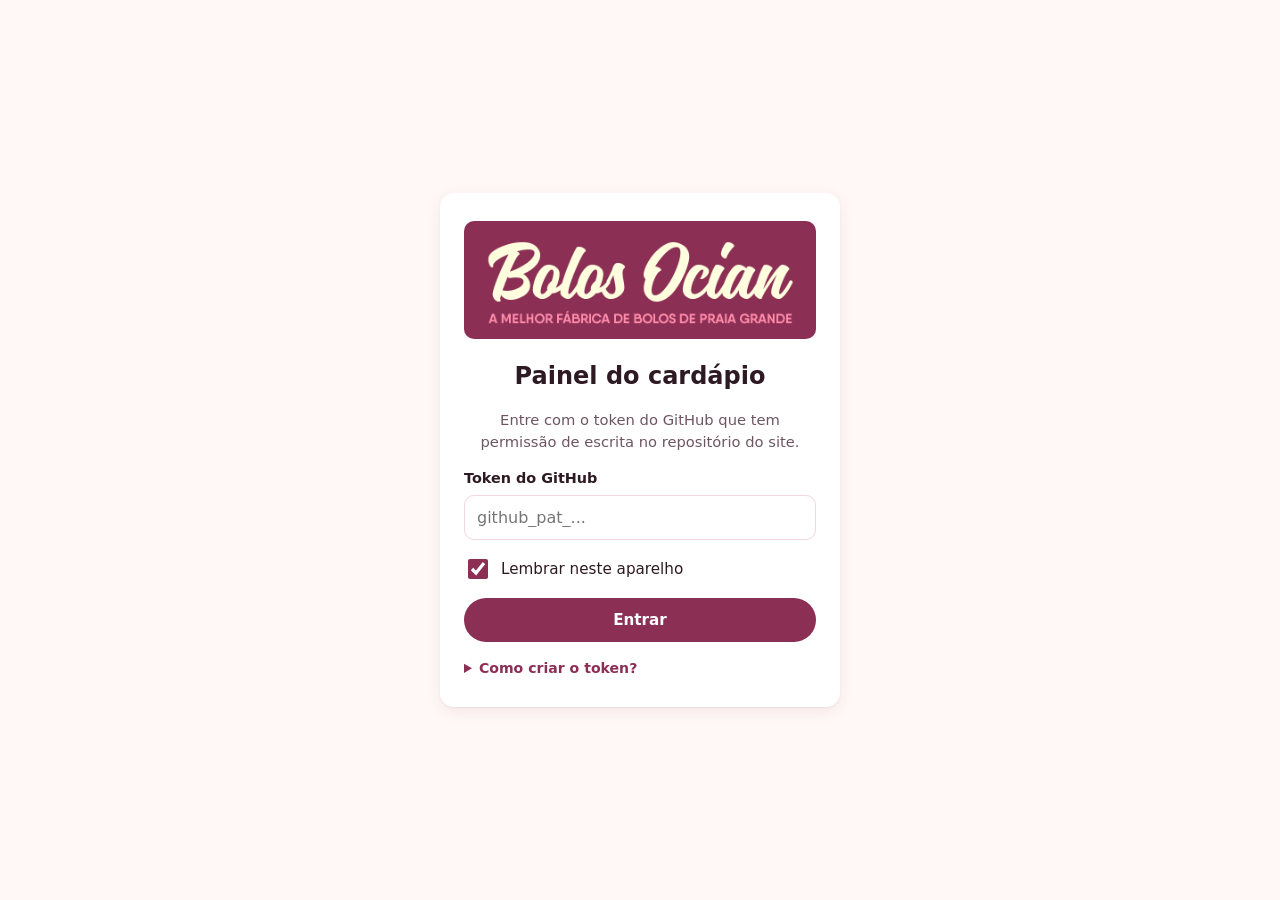
<file: admin/index.html>
<!doctype html>
<html lang="pt-BR">
<head>
  <meta charset="utf-8">
  <meta name="viewport" content="width=device-width, initial-scale=1, viewport-fit=cover">
  <meta http-equiv="Content-Security-Policy" content="default-src 'self'; script-src 'self'; style-src 'self' https://fonts.googleapis.com; font-src https://fonts.gstatic.com; img-src 'self' blob: data: https://raw.githubusercontent.com; connect-src https://api.github.com; object-src 'none'; base-uri 'self'; form-action 'none'">
  <meta name="robots" content="noindex, nofollow">
  <meta name="referrer" content="no-referrer">
  <title>Painel · Bolos Ocian</title>
  <link rel="icon" href="../img/logo.svg" type="image/svg+xml">
  <link rel="preconnect" href="https://fonts.googleapis.com">
  <link rel="preconnect" href="https://fonts.gstatic.com" crossorigin>
  <link rel="stylesheet" href="https://fonts.googleapis.com/css2?family=Bricolage+Grotesque:opsz,wght@12..96,600..800&family=Plus+Jakarta+Sans:wght@400..800&display=swap">
  <link rel="stylesheet" href="admin.css?v=ocian-1">
  <script src="admin.js?v=ocian-1" defer></script>
</head>
<body>

  <!-- ================= Login ================= -->
  <main id="telaLogin" class="login" hidden>
    <form id="formLogin" class="login__cartao" novalidate>
      <img class="login__logo" src="../img/utils/logo-horizontal.png" alt="Bolos Ocian" width="350" height="100">
      <h1>Painel do cardápio</h1>
      <p class="suave">Entre com o token do GitHub que tem permissão de escrita no repositório do site.</p>

      <label class="campo">
        <span class="campo__rotulo">Token do GitHub</span>
        <input id="campoToken" type="password" autocomplete="off" spellcheck="false" placeholder="github_pat_..." required>
      </label>

      <label class="checagem">
        <input id="campoLembrar" type="checkbox" checked>
        <span>Lembrar neste aparelho</span>
      </label>

      <p id="erroLogin" class="erro" role="alert" hidden></p>

      <button id="btnEntrar" class="btn btn--primario btn--largo" type="submit">Entrar</button>

      <details class="ajuda">
        <summary>Como criar o token?</summary>
        <ol>
          <li>Abra <a href="https://github.com/settings/personal-access-tokens/new" target="_blank" rel="noopener">github.com/settings/personal-access-tokens/new</a>.</li>
          <li><b>Repository access:</b> "Only select repositories", marque o repositório do site.</li>
          <li><b>Permissions → Contents:</b> "Read and write".</li>
          <li>Gere, copie e cole aqui. Para bloquear o acesso, basta revogar o token no GitHub.</li>
        </ol>
      </details>
    </form>
  </main>

  <!-- ================= Painel ================= -->
  <div id="telaApp" class="app" hidden>
    <header class="topo">
      <div class="topo__linha">
        <div class="topo__marca">
          <img src="../img/logo.svg" alt="" width="32" height="32">
          <span>Painel</span>
        </div>
        <div class="topo__acoes">
          <a class="btn btn--fantasma btn--p" href="../" target="_blank" rel="noopener">Ver site</a>
          <button id="btnSair" class="btn btn--fantasma btn--p" type="button">Sair</button>
        </div>
      </div>
      <div class="topo__linha topo__linha--publicar">
        <p id="status" class="status" aria-live="polite">Carregando…</p>
        <div class="topo__acoes">
          <button id="btnDescartar" class="btn btn--fantasma btn--p" type="button" hidden>Descartar</button>
          <button id="btnPublicar" class="btn btn--primario" type="button" disabled>Publicar</button>
        </div>
      </div>
      <nav class="abas" role="tablist" aria-label="Seções">
        <button class="aba" role="tab" type="button" data-aba="bolos" aria-selected="true">Bolos</button>
        <button class="aba" role="tab" type="button" data-aba="categorias" aria-selected="false">Categorias</button>
        <button class="aba" role="tab" type="button" data-aba="loja" aria-selected="false">Loja</button>
      </nav>
    </header>

    <main class="conteudo">
      <!-- ---------- Bolos ---------- -->
      <section id="abaBolos" class="painel" role="tabpanel" aria-label="Bolos">
        <div class="filtros">
          <input id="campoBusca" class="filtros__busca" type="search" placeholder="Buscar bolo…" aria-label="Buscar bolo">
          <select id="filtroCategoria" aria-label="Filtrar por categoria"></select>
          <button id="btnNovoBolo" class="btn btn--primario" type="button">+ Novo bolo</button>
        </div>
        <p id="avisoOrdem" class="dica" hidden>Para reordenar, limpe a busca e o filtro.</p>
        <p class="dica" id="dicaOrdem">Arraste pela alça <span aria-hidden="true">⠿</span> para mudar a ordem no cardápio.</p>
        <ul id="listaBolos" class="lista"></ul>
        <p id="semBolos" class="vazio" hidden>Nenhum bolo encontrado.</p>
      </section>

      <!-- ---------- Categorias ---------- -->
      <section id="abaCategorias" class="painel" role="tabpanel" aria-label="Categorias" hidden>
        <form id="formCategoria" class="filtros" novalidate>
          <input id="campoNovaCategoria" class="filtros__busca" type="text" maxlength="40" placeholder="Nome da nova categoria" aria-label="Nome da nova categoria">
          <button class="btn btn--primario" type="submit">+ Adicionar</button>
        </form>
        <p class="dica">A ordem aqui é a ordem dos botões de categoria no site. Só dá para excluir categorias sem bolos.</p>
        <ul id="listaCategorias" class="lista"></ul>
        <p id="semCategorias" class="vazio" hidden>Nenhuma categoria ainda.</p>
      </section>

      <!-- ---------- Loja ---------- -->
      <section id="abaLoja" class="painel" role="tabpanel" aria-label="Loja" hidden>
        <form id="formLoja" class="formulario" novalidate>
          <fieldset>
            <legend>Contato</legend>
            <label class="campo"><span class="campo__rotulo">Nome da loja</span>
              <input type="text" data-campo="nomeLoja" maxlength="60"></label>
            <label class="campo"><span class="campo__rotulo">WhatsApp (recebe os pedidos)</span>
              <input type="tel" data-campo="whatsapp" data-tipo="digitos" inputmode="numeric" maxlength="15" placeholder="5513991173134">
              <span class="campo__dica">Só números: 55 + DDD + número.</span></label>
            <label class="campo"><span class="campo__rotulo">Mensagem do botão de contato</span>
              <input type="text" data-campo="mensagemContato" maxlength="200"></label>
            <label class="campo"><span class="campo__rotulo">Telefone fixo</span>
              <input type="tel" data-campo="rodape.telefone" maxlength="20" placeholder="(13) 2202-1187">
              <span class="campo__dica">Deixe vazio para ocultar.</span></label>
            <label class="campo"><span class="campo__rotulo">Quantidade máxima de um mesmo bolo por pedido</span>
              <input type="number" data-campo="quantidadeMaxima" data-tipo="numero" min="1" max="99" inputmode="numeric"></label>
          </fieldset>

          <fieldset>
            <legend>Rodapé</legend>
            <label class="campo"><span class="campo__rotulo">Frase de apresentação</span>
              <textarea data-campo="rodape.slogan" rows="2" maxlength="200"></textarea></label>
            <label class="campo"><span class="campo__rotulo">Endereço (rua, número, bairro)</span>
              <input type="text" data-campo="rodape.endereco" maxlength="120"></label>
            <label class="campo"><span class="campo__rotulo">Horário de funcionamento</span>
              <textarea data-campo="rodape.horario" data-tipo="linhas" rows="3"></textarea>
              <span class="campo__dica">Uma linha por item, ex.: "Sábado: 8h30 às 19h".</span></label>
            <label class="campo"><span class="campo__rotulo">Instagram (sem @)</span>
              <input type="text" data-campo="rodape.instagram" maxlength="30" autocapitalize="off"></label>
            <label class="campo"><span class="campo__rotulo">Facebook (nome da página)</span>
              <input type="text" data-campo="rodape.facebook" maxlength="50" autocapitalize="off"></label>
          </fieldset>

          <fieldset>
            <legend>Google (SEO local)</legend>
            <div class="grade-3">
              <label class="campo"><span class="campo__rotulo">Cidade</span>
                <input type="text" data-campo="seo.cidade" maxlength="60"></label>
              <label class="campo"><span class="campo__rotulo">UF</span>
                <input type="text" data-campo="seo.estado" maxlength="2" autocapitalize="characters"></label>
              <label class="campo"><span class="campo__rotulo">CEP</span>
                <input type="text" data-campo="seo.cep" maxlength="9" inputmode="numeric"></label>
            </div>
            <label class="campo"><span class="campo__rotulo">Horários no formato do Google</span>
              <textarea data-campo="seo.horarios" data-tipo="linhas" rows="2" spellcheck="false"></textarea>
              <span class="campo__dica">Uma linha por faixa. Dias em inglês (Mo Tu We Th Fr Sa Su), ex.: "Mo-Fr 09:00-19:00".</span></label>
          </fieldset>
        </form>
      </section>
    </main>
  </div>

  <!-- ================= Editor de bolo ================= -->
  <dialog id="dialogoBolo" class="dialogo" aria-labelledby="tituloDialogo">
    <form id="formBolo" class="dialogo__corpo" method="dialog" novalidate>
      <header class="dialogo__topo">
        <h2 id="tituloDialogo">Bolo</h2>
        <button class="btn-icone" type="button" data-fechar aria-label="Fechar">✕</button>
      </header>

      <div class="dialogo__rolagem">
        <div class="foto-editor">
          <div id="molduraFoto" class="foto-editor__moldura">
            <img id="previaFoto" alt="" draggable="false">
            <span id="semFoto" class="foto-editor__vazio">Sem foto</span>
          </div>
          <p id="dicaEnquadrar" class="campo__dica" hidden>Arraste a foto para ajustar o enquadramento (4:3).</p>
          <label class="btn btn--secundario btn--largo">
            <input id="campoFoto" type="file" accept="image/*" hidden>
            <span id="rotuloFoto">Escolher foto</span>
          </label>
        </div>

        <label class="campo"><span class="campo__rotulo">Nome *</span>
          <input id="boloNome" type="text" maxlength="60" required></label>

        <div class="grade-2">
          <label class="campo" id="campoPrecoUnico"><span class="campo__rotulo">Preço (R$) *</span>
            <input id="boloPreco" type="text" inputmode="decimal" placeholder="35,00" required></label>
          <label class="campo"><span class="campo__rotulo">Categoria *</span>
            <select id="boloCategoria" required></select></label>
        </div>

        <fieldset class="tamanhos">
          <legend class="campo__rotulo">Tamanhos</legend>
          <p class="campo__dica">Opcional. Com tamanhos, cada um tem seu preço e o cliente escolhe no site.</p>
          <ul id="listaTamanhos" class="tamanhos__lista"></ul>
          <button id="btnAddTamanho" class="btn btn--secundario btn--p" type="button">+ Adicionar tamanho</button>
        </fieldset>

        <label class="interruptor">
          <input id="boloDisponivel" type="checkbox">
          <span class="interruptor__trilho" aria-hidden="true"></span>
          <span>Disponível para pedido</span>
        </label>

        <label class="campo"><span class="campo__rotulo">Selo de destaque</span>
          <input id="boloDestaque" type="text" maxlength="24" placeholder='Ex.: "Mais pedido" (vazio = sem selo)'></label>

        <label class="campo"><span class="campo__rotulo">Descrição curta</span>
          <textarea id="boloDescricao" rows="2" maxlength="140"></textarea>
          <span class="campo__dica">Aparece no card do cardápio.</span></label>

        <label class="campo"><span class="campo__rotulo">Detalhes</span>
          <textarea id="boloDetalhes" rows="4" maxlength="600"></textarea>
          <span class="campo__dica">Texto maior, exibido ao abrir o bolo.</span></label>

        <p id="boloId" class="campo__dica"></p>
        <p id="erroBolo" class="erro" role="alert" hidden></p>
      </div>

      <footer class="dialogo__rodape">
        <button id="btnExcluirBolo" class="btn btn--perigo btn--p" type="button">Excluir</button>
        <button id="btnDuplicarBolo" class="btn btn--fantasma btn--p" type="button">Duplicar</button>
        <span class="espaco"></span>
        <button id="btnSalvarBolo" class="btn btn--primario" type="submit">Salvar</button>
      </footer>
    </form>
  </dialog>

  <!-- ================= Modelos ================= -->
  <template id="modeloBolo">
    <li class="item">
      <button class="alca" type="button" aria-label="Mover">⠿</button>
      <img class="item__foto" alt="" width="64" height="48" loading="lazy">
      <button class="item__info" type="button">
        <span class="item__nome"></span>
        <span class="item__meta"></span>
      </button>
      <label class="interruptor interruptor--p" title="Disponível">
        <input class="item__disponivel" type="checkbox">
        <span class="interruptor__trilho" aria-hidden="true"></span>
      </label>
    </li>
  </template>

  <template id="modeloTamanho">
    <li class="tamanhos__linha">
      <input class="tamanho__nome" type="text" maxlength="20" placeholder="Pequena" aria-label="Nome do tamanho">
      <input class="tamanho__preco" type="text" inputmode="decimal" placeholder="39,00" aria-label="Preço do tamanho">
      <button class="btn-icone tamanho__remover" type="button" aria-label="Remover tamanho">✕</button>
    </li>
  </template>

  <template id="modeloCategoria">
    <li class="item">
      <button class="alca" type="button" aria-label="Mover">⠿</button>
      <input class="item__campo" type="text" maxlength="40" aria-label="Nome da categoria">
      <span class="item__meta item__contagem"></span>
      <button class="btn-icone item__excluir" type="button" aria-label="Excluir categoria">🗑</button>
    </li>
  </template>

  <div id="toast" class="toast" role="status" aria-live="polite" hidden></div>
</body>
</html>
</file>
<file: admin/admin.css>
/* =================================================================
   BOLOS OCIAN - Painel do cardápio
   Mobile-first. Mesmas cores do site (css/style.css).
   ================================================================= */

:root {
  --marrom: #8c2f55;
  --marrom-escuro: #6a1f3f;
  --creme: #fff8f6;
  --creme-2: #fde8ef;
  --pessego: #ff8caa;
  --texto: #2e1a22;
  --texto-suave: #6e5561;
  --borda: #f2d7e1;
  --branco: #ffffff;
  --verde: #1c8a4b;
  --erro: #b3261e;
  --erro-fundo: #fbe9e7;
  --aviso: #8a5a00;
  --aviso-fundo: #fff4d6;

  --fonte-titulo: "Bricolage Grotesque", "Plus Jakarta Sans", system-ui, -apple-system, "Segoe UI", Roboto, sans-serif;
  --fonte-texto: "Plus Jakarta Sans", system-ui, -apple-system, "Segoe UI", Roboto, sans-serif;

  --raio: 14px;
  --raio-p: 10px;
  --sombra: 0 1px 2px rgba(106, 31, 63, .06), 0 4px 16px rgba(106, 31, 63, .08);
  --sombra-forte: 0 12px 40px rgba(46, 20, 32, .25);
  --gutter: 16px;
  --largura: 900px;

  color-scheme: light;
}

/* ---------- Base ---------- */
*, *::before, *::after { box-sizing: border-box; }

body {
  margin: 0;
  min-height: 100dvh;
  background: var(--creme);
  color: var(--texto);
  font-family: var(--fonte-texto);
  font-size: 16px;
  line-height: 1.45;
  -webkit-font-smoothing: antialiased;
  -webkit-tap-highlight-color: transparent;
}

img { max-width: 100%; display: block; }
button, input, select, textarea { font: inherit; color: inherit; }
button { cursor: pointer; }
button:disabled { cursor: not-allowed; }
h1, h2, p { margin: 0; }
ul, ol { margin: 0; padding: 0; }
a { color: var(--marrom); }

[hidden] { display: none !important; }

:focus-visible {
  outline: 3px solid var(--pessego);
  outline-offset: 2px;
}

.suave { color: var(--texto-suave); }

/* ---------- Botões ---------- */
.btn {
  display: inline-flex;
  align-items: center;
  justify-content: center;
  gap: 6px;
  min-height: 44px;
  padding: 0 18px;
  border: 1.5px solid transparent;
  border-radius: 999px;
  background: none;
  font-weight: 700;
  font-size: .95rem;
  text-decoration: none;
  white-space: nowrap;
  transition: background-color .15s, border-color .15s, opacity .15s;
}
.btn--p { min-height: 38px; padding: 0 14px; font-size: .88rem; }
.btn--largo { width: 100%; }
.btn--primario { background: var(--marrom); color: var(--branco); }
.btn--primario:hover:not(:disabled) { background: var(--marrom-escuro); }
.btn--primario:disabled { opacity: .45; }
.btn--secundario { border-color: var(--marrom); color: var(--marrom); background: var(--branco); }
.btn--secundario:hover { background: var(--creme-2); }
.btn--fantasma { color: var(--marrom); }
.btn--fantasma:hover { background: var(--creme-2); }
.btn--perigo { color: var(--erro); }
.btn--perigo:hover { background: var(--erro-fundo); }

.btn-icone {
  display: inline-grid;
  place-items: center;
  width: 40px;
  height: 40px;
  flex: none;
  border: 0;
  border-radius: 50%;
  background: none;
  font-size: 1.05rem;
}
.btn-icone:hover:not(:disabled) { background: var(--creme-2); }
.btn-icone:disabled { opacity: .3; }

/* ---------- Campos ---------- */
.campo { display: grid; gap: 6px; }
.campo__rotulo { font-weight: 700; font-size: .9rem; }
.campo__dica { font-size: .82rem; color: var(--texto-suave); }

input[type="text"], input[type="password"], input[type="search"], input[type="tel"], input[type="number"],
select, textarea {
  width: 100%;
  min-height: 44px;
  padding: 10px 12px;
  border: 1.5px solid var(--borda);
  border-radius: var(--raio-p);
  background: var(--branco);
  font-size: 16px; /* evita zoom no iOS */
}
textarea { resize: vertical; min-height: 0; }
input:focus, select:focus, textarea:focus { border-color: var(--marrom); outline: none; }

.checagem { display: flex; align-items: center; gap: 10px; font-size: .95rem; }
.checagem input { width: 20px; height: 20px; accent-color: var(--marrom); }

.erro {
  padding: 10px 12px;
  border-radius: var(--raio-p);
  background: var(--erro-fundo);
  color: var(--erro);
  font-size: .9rem;
  font-weight: 600;
}

/* Interruptor (checkbox estilizado) */
.interruptor {
  display: inline-flex;
  align-items: center;
  gap: 12px;
  font-weight: 600;
  cursor: pointer;
  user-select: none;
}
.interruptor input { position: absolute; opacity: 0; width: 1px; height: 1px; }
.interruptor__trilho {
  position: relative;
  width: 48px;
  height: 28px;
  flex: none;
  border-radius: 999px;
  background: #d9c3cd;
  transition: background-color .15s;
}
.interruptor__trilho::after {
  content: "";
  position: absolute;
  top: 3px;
  left: 3px;
  width: 22px;
  height: 22px;
  border-radius: 50%;
  background: var(--branco);
  box-shadow: 0 1px 3px rgba(0, 0, 0, .25);
  transition: transform .15s;
}
.interruptor input:checked + .interruptor__trilho { background: var(--verde); }
.interruptor input:checked + .interruptor__trilho::after { transform: translateX(20px); }
.interruptor input:focus-visible + .interruptor__trilho { outline: 3px solid var(--pessego); outline-offset: 2px; }
.interruptor--p .interruptor__trilho { width: 42px; height: 24px; }
.interruptor--p .interruptor__trilho::after { width: 18px; height: 18px; }
.interruptor--p input:checked + .interruptor__trilho::after { transform: translateX(18px); }

/* ---------- Login ---------- */
.login {
  display: grid;
  place-items: center;
  min-height: 100dvh;
  padding: 24px var(--gutter);
}
.login__cartao {
  display: grid;
  gap: 16px;
  width: 100%;
  max-width: 400px;
  padding: 28px 24px;
  border-radius: var(--raio);
  background: var(--branco);
  box-shadow: var(--sombra);
}
.login__logo { width: 100%; height: auto; margin: 0 auto 4px; padding: 14px 20px; border-radius: var(--raio-p); background: var(--marrom); }
.login h1 { font-family: var(--fonte-titulo); font-size: 1.5rem; text-align: center; }
.login .suave { font-size: .92rem; text-align: center; }
.ajuda { font-size: .88rem; color: var(--texto-suave); }
.ajuda summary { cursor: pointer; font-weight: 700; color: var(--marrom); }
.ajuda ol { margin-top: 8px; padding-left: 20px; display: grid; gap: 4px; }
.ajuda a { overflow-wrap: anywhere; }

/* ---------- Topo ---------- */
.topo {
  position: sticky;
  top: 0;
  z-index: 10;
  background: var(--branco);
  box-shadow: var(--sombra);
}
.topo__linha {
  display: flex;
  align-items: center;
  justify-content: space-between;
  gap: 8px;
  max-width: var(--largura);
  margin: 0 auto;
  padding: 8px var(--gutter);
}
.topo__linha--publicar { padding-top: 0; }
.topo__marca {
  display: flex;
  align-items: center;
  gap: 8px;
  font-family: var(--fonte-titulo);
  font-weight: 800;
  font-size: 1.15rem;
  color: var(--marrom);
}
.topo__acoes { display: flex; align-items: center; gap: 4px; }

.status {
  display: flex;
  align-items: center;
  gap: 8px;
  min-width: 0;
  font-size: .88rem;
  color: var(--texto-suave);
}
.status::before {
  content: "";
  width: 9px;
  height: 9px;
  flex: none;
  border-radius: 50%;
  background: var(--verde);
}
.status--pendente { color: var(--aviso); font-weight: 700; }
.status--pendente::before { background: #e0a100; }
.status--ocupado::before { background: var(--pessego); animation: pulsar 1s infinite alternate; }
@keyframes pulsar { to { opacity: .3; } }

.abas {
  display: flex;
  max-width: var(--largura);
  margin: 0 auto;
  padding: 0 var(--gutter);
}
.aba {
  flex: 1;
  min-height: 44px;
  border: 0;
  border-bottom: 3px solid transparent;
  background: none;
  font-weight: 700;
  color: var(--texto-suave);
}
.aba[aria-selected="true"] { color: var(--marrom); border-bottom-color: var(--marrom); }

/* ---------- Conteúdo ---------- */
.conteudo {
  max-width: var(--largura);
  margin: 0 auto;
  padding: 16px var(--gutter) 48px;
}
.painel { display: grid; gap: 12px; }

.filtros { display: flex; flex-wrap: wrap; gap: 8px; }
.filtros__busca { flex: 1 1 200px; }
.filtros select { flex: 1 1 140px; width: auto; }
.filtros .btn { flex: 1 1 auto; }

.dica { font-size: .85rem; color: var(--texto-suave); }
.vazio { padding: 32px 0; text-align: center; color: var(--texto-suave); }

/* ---------- Listas (bolos e categorias) ---------- */
.lista { display: grid; gap: 8px; list-style: none; }

.item {
  display: flex;
  align-items: center;
  gap: 10px;
  min-height: 64px;
  padding: 8px 12px 8px 4px;
  border: 1.5px solid var(--borda);
  border-radius: var(--raio);
  background: var(--branco);
}
.item--indisponivel .item__foto { filter: grayscale(1); opacity: .6; }
.item--indisponivel .item__nome { color: var(--texto-suave); }
.item.arrastando {
  position: relative;
  z-index: 2;
  border-color: var(--marrom);
  box-shadow: var(--sombra-forte);
  transform: scale(1.02);
}

.alca {
  display: grid;
  place-items: center;
  width: 36px;
  height: 48px;
  flex: none;
  border: 0;
  border-radius: var(--raio-p);
  background: none;
  font-size: 1.3rem;
  color: var(--texto-suave);
  cursor: grab;
  touch-action: none; /* arrastar no celular sem rolar a página */
}
.alca:active { cursor: grabbing; }
.alca:disabled { opacity: .25; cursor: not-allowed; }

.item__foto {
  width: 64px;
  height: 48px;
  flex: none;
  border-radius: 8px;
  background: var(--creme-2);
  object-fit: cover;
}
.item__info {
  display: grid;
  flex: 1;
  min-width: 0;
  padding: 4px 0;
  border: 0;
  background: none;
  text-align: left;
}
.item__nome {
  font-weight: 700;
  overflow: hidden;
  text-overflow: ellipsis;
  white-space: nowrap;
}
.item__meta { font-size: .82rem; color: var(--texto-suave); }
.item__meta b { color: var(--aviso); }
.item__campo { flex: 1; min-width: 0; }
.item__contagem { flex: none; }

/* ---------- Formulário da loja ---------- */
.formulario { display: grid; gap: 16px; }
.formulario fieldset {
  display: grid;
  gap: 14px;
  margin: 0;
  padding: 16px;
  border: 1.5px solid var(--borda);
  border-radius: var(--raio);
  background: var(--branco);
}
.formulario legend { padding: 0 6px; font-family: var(--fonte-titulo); font-weight: 800; color: var(--marrom); }
.grade-2, .grade-3 { display: grid; gap: 12px; }
@media (min-width: 560px) {
  .grade-2 { grid-template-columns: 1fr 1fr; }
  .grade-3 { grid-template-columns: 2fr 1fr 1fr; }
}

/* ---------- Diálogo do bolo ---------- */
.dialogo {
  width: 100%;
  max-width: 560px;
  max-height: 100dvh;
  margin: auto;
  padding: 0;
  border: 0;
  border-radius: var(--raio);
  background: var(--branco);
  box-shadow: var(--sombra-forte);
}
.dialogo::backdrop { background: rgba(46, 20, 32, .5); }
.dialogo__corpo { display: flex; flex-direction: column; max-height: 92dvh; }
.dialogo__topo, .dialogo__rodape {
  display: flex;
  align-items: center;
  gap: 8px;
  padding: 12px 16px;
}
.dialogo__topo { justify-content: space-between; border-bottom: 1px solid var(--borda); }
.dialogo__topo h2 { font-family: var(--fonte-titulo); font-size: 1.25rem; }
.dialogo__rolagem { display: grid; gap: 16px; padding: 16px; overflow-y: auto; }
.dialogo__rodape { border-top: 1px solid var(--borda); padding-bottom: max(12px, env(safe-area-inset-bottom)); }
.espaco { flex: 1; }

@media (max-width: 600px) {
  .dialogo { max-width: none; height: 100dvh; max-height: none; border-radius: 0; }
  .dialogo__corpo { height: 100%; max-height: none; }
  .dialogo__rolagem { flex: 1; }
}

.foto-editor { display: grid; gap: 8px; }
.foto-editor__moldura {
  position: relative;
  aspect-ratio: 4 / 3;
  overflow: hidden;
  border-radius: var(--raio-p);
  background: var(--creme-2);
  touch-action: none;
}
.foto-editor__moldura img {
  width: 100%;
  height: 100%;
  object-fit: cover;
  user-select: none;
}
.foto-editor__moldura--ajustavel { cursor: move; outline: 2px dashed var(--marrom); outline-offset: -2px; }
.foto-editor__vazio {
  position: absolute;
  inset: 0;
  display: grid;
  place-items: center;
  color: var(--texto-suave);
  font-weight: 600;
}

.tamanhos { display: grid; gap: 8px; margin: 0; padding: 0; border: 0; min-width: 0; }
.tamanhos legend { padding: 0; margin-bottom: 2px; }
.tamanhos__lista { display: grid; gap: 8px; list-style: none; }
.tamanhos__lista:empty { display: none; }
.tamanhos__linha { display: grid; grid-template-columns: 1fr 110px 40px; gap: 8px; align-items: center; }
.tamanhos .btn { justify-self: start; }

/* ---------- Toast ---------- */
.toast {
  position: fixed;
  left: 50%;
  bottom: max(20px, env(safe-area-inset-bottom));
  z-index: 100;
  max-width: calc(100% - 2 * var(--gutter));
  padding: 12px 18px;
  border-radius: var(--raio-p);
  background: var(--texto);
  color: var(--branco);
  font-weight: 600;
  font-size: .92rem;
  box-shadow: var(--sombra-forte);
  transform: translateX(-50%);
}
.toast--erro { background: var(--erro); }
</file>
